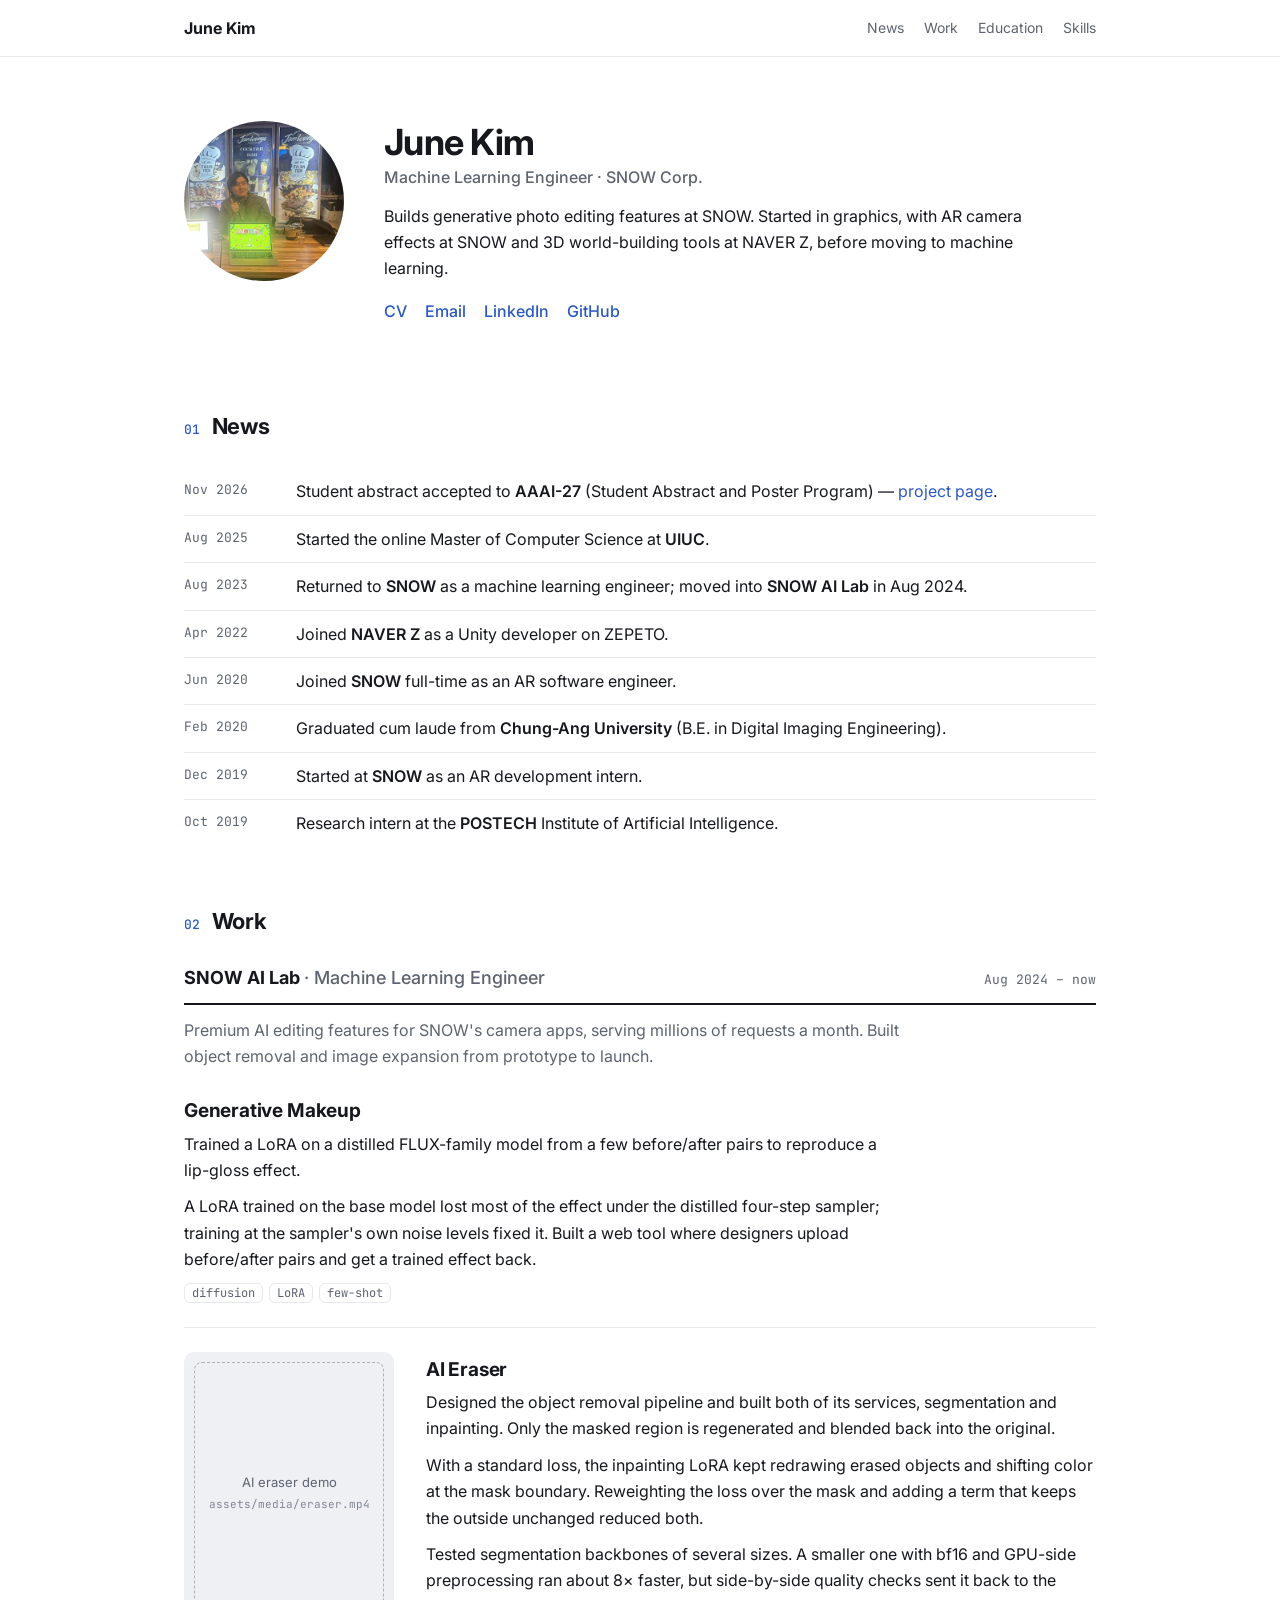
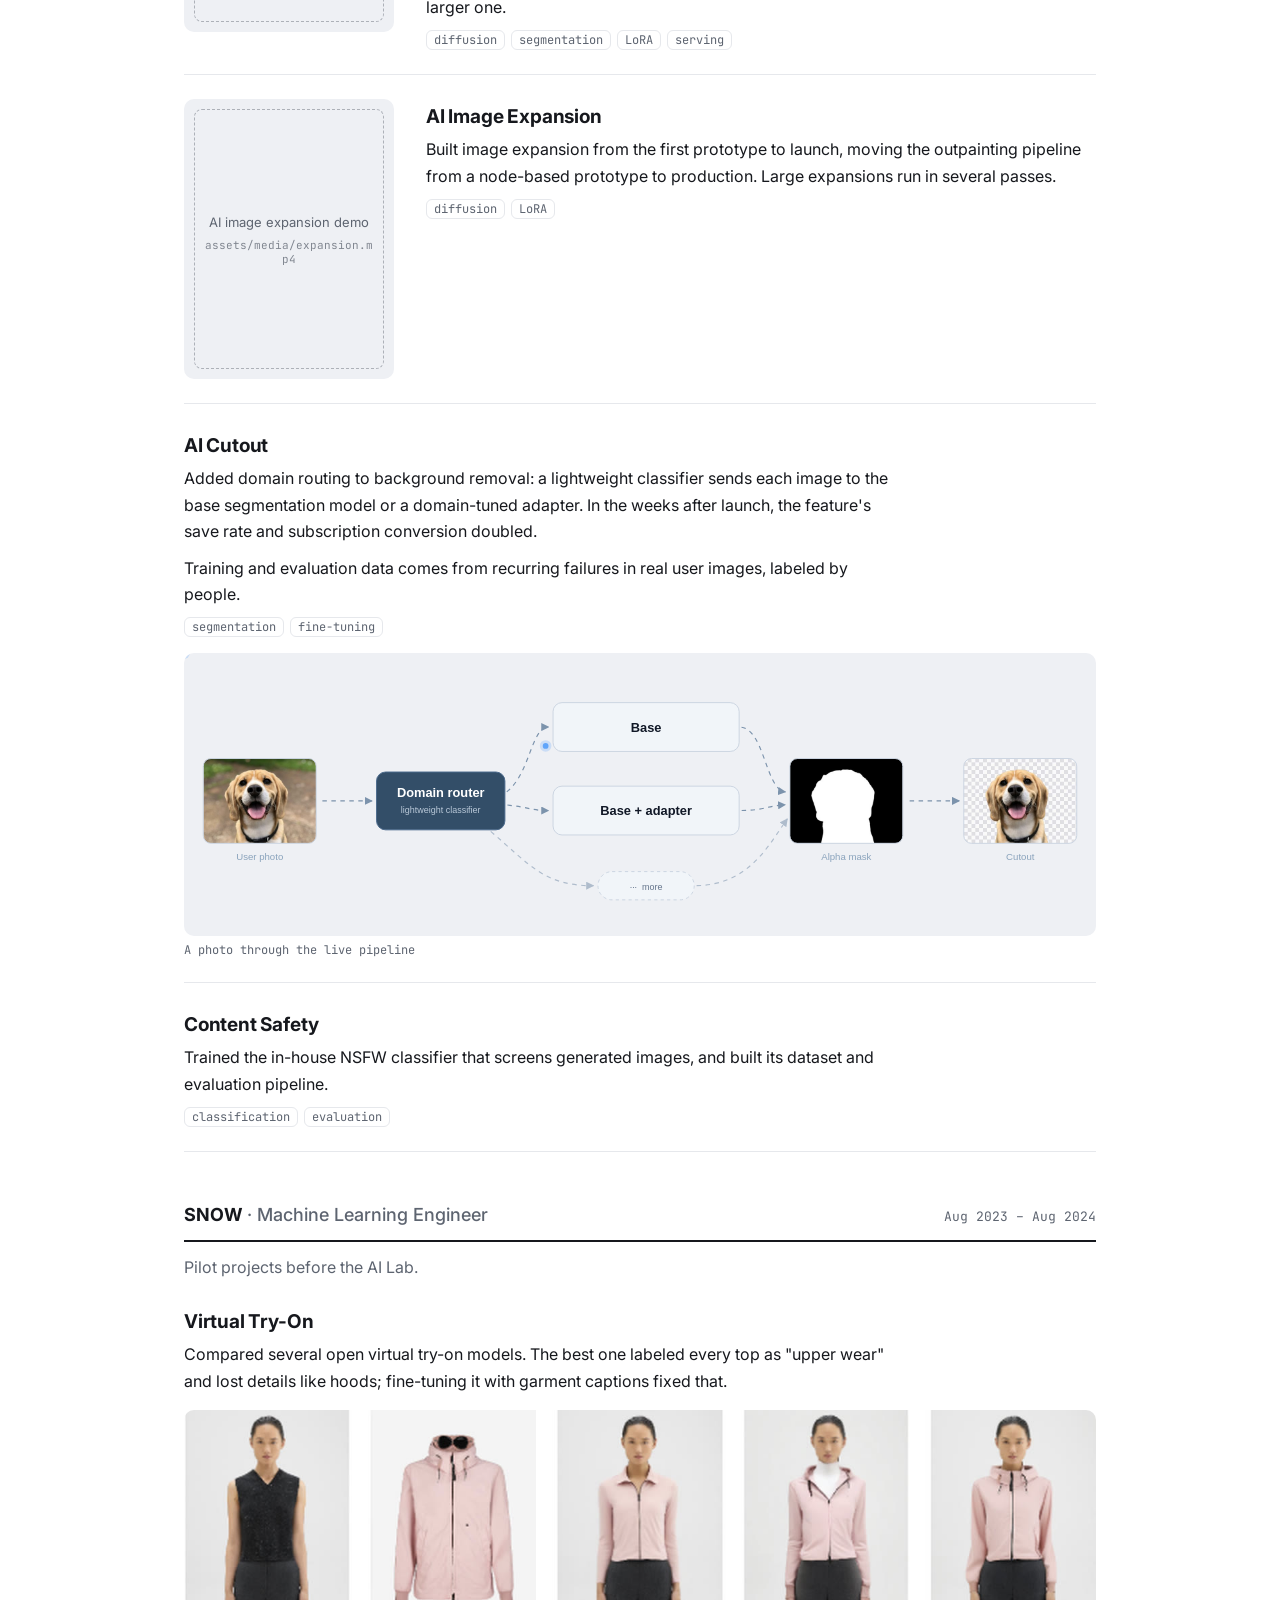
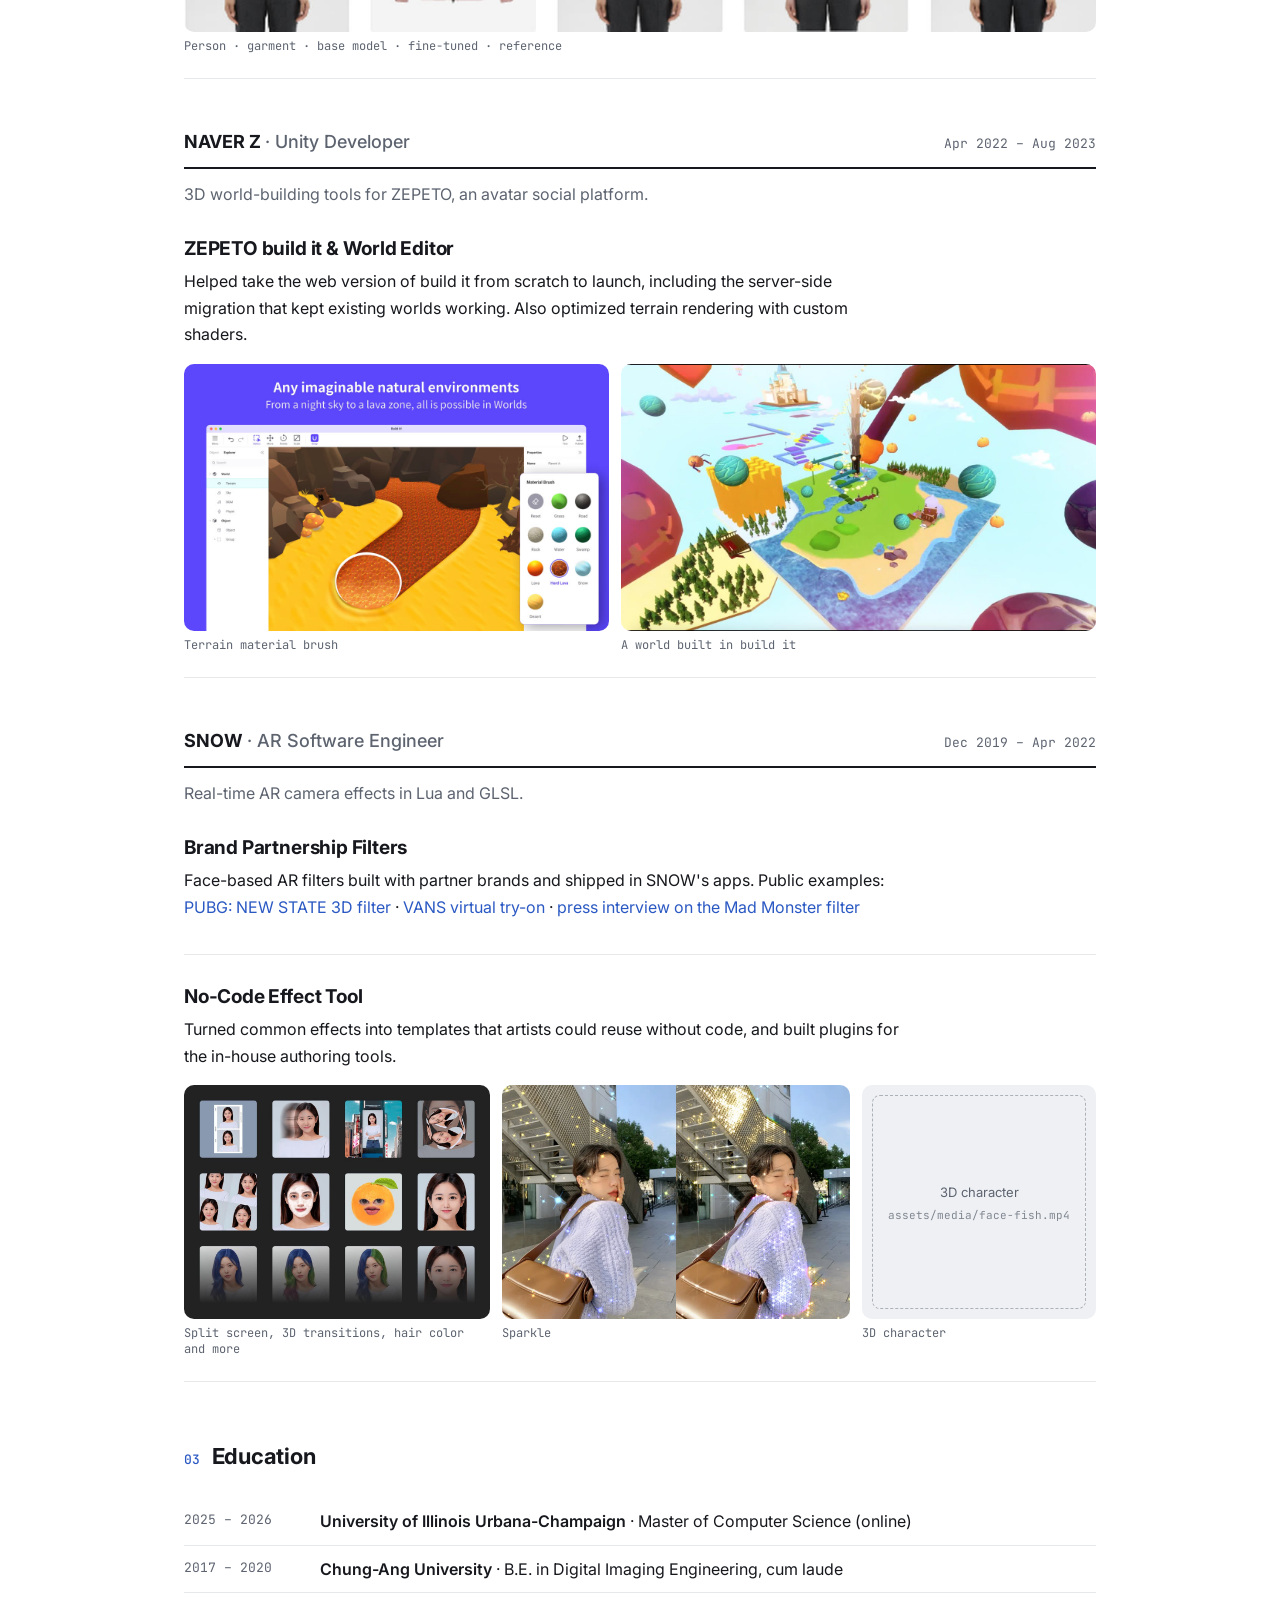
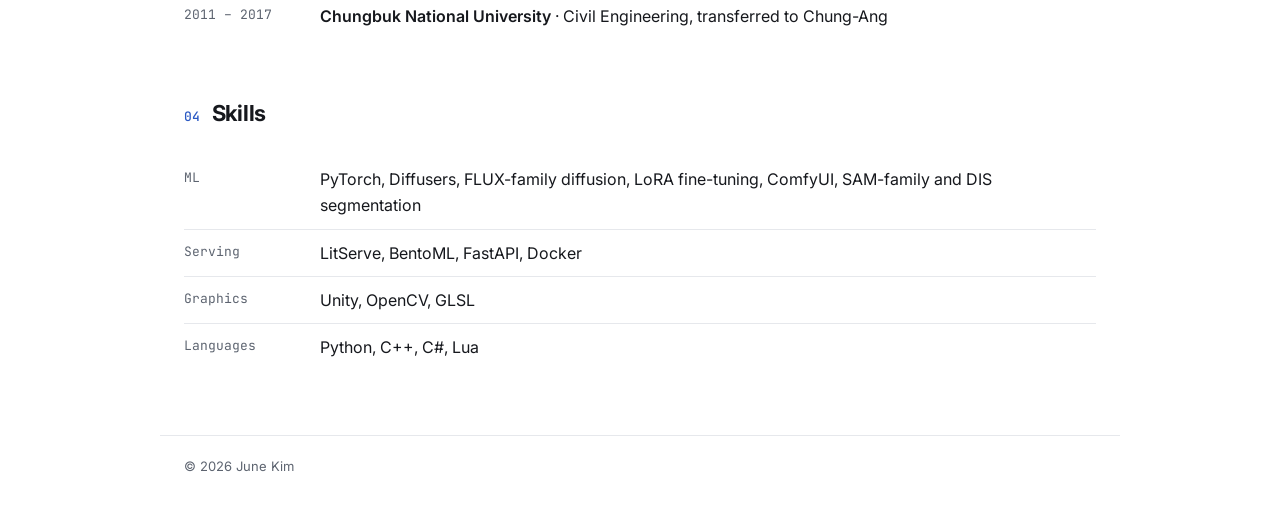
<file: index.html>
<!DOCTYPE html>
<html lang="en">
<head>
  <meta charset="utf-8">
  <meta name="viewport" content="width=device-width, initial-scale=1">
  <title>June Kim</title>
  <meta name="description" content="June Kim, machine learning engineer working on AI photo editing.">
  <link rel="icon" href="assets/img/avatar.jpg">
  <link rel="preconnect" href="https://fonts.googleapis.com">
  <link rel="preconnect" href="https://fonts.gstatic.com" crossorigin>
  <link href="https://fonts.googleapis.com/css2?family=Inter:wght@400;500;600;700&family=JetBrains+Mono:wght@400;500&display=swap" rel="stylesheet">
  <link rel="stylesheet" href="style.css">
</head>
<body>

<nav class="topnav">
  <div class="wrap">
    <a href="#top" class="topnav__name">June Kim</a>
    <div class="topnav__links">
      <a href="#news">News</a>
      <a href="#work">Work</a>
      <a href="#education">Education</a>
      <a href="#skills">Skills</a>
    </div>
  </div>
</nav>

<main class="wrap" id="top">

  <!-- ============ ABOUT ============ -->
  <header class="hero">
    <img class="hero__avatar" src="assets/img/avatar.jpg" alt="June Kim">
    <div>
      <h1>June Kim</h1>
      <p class="hero__role">Machine Learning Engineer · SNOW Corp.</p>
      <p>
        Builds generative photo editing features at SNOW. Started in graphics, with AR camera effects at SNOW and
        3D world-building tools at NAVER Z, before moving to machine learning.
      </p>
      <p class="hero__links">
        <a href="assets/June_Kim_CV.pdf" target="_blank" rel="noopener">CV</a>
        <a href="mailto:junekinns@gmail.com">Email</a>
        <a href="https://www.linkedin.com/in/june3" target="_blank" rel="noopener">LinkedIn</a>
        <a href="https://github.com/junekinns" target="_blank" rel="noopener">GitHub</a>
      </p>
    </div>
  </header>

  <!-- ============ NEWS ============
       Career, education and publication milestones only, newest first.
       One entry per move; no duplicate entries for the same transition. -->
  <section id="news">
    <h2><span class="num">01</span>News</h2>
    <ul class="news">
      <li><time>Nov 2026</time><span>Student abstract accepted to <b>AAAI-27</b> (Student Abstract and Poster Program) — <a href="distance-in-disguise/">project page</a>.</span></li>
      <li><time>Aug 2025</time><span>Started the online Master of Computer Science at <b>UIUC</b>.</span></li>
      <li><time>Aug 2023</time><span>Returned to <b>SNOW</b> as a machine learning engineer; moved into <b>SNOW AI Lab</b> in Aug 2024.</span></li>
      <li><time>Apr 2022</time><span>Joined <b>NAVER Z</b> as a Unity developer on ZEPETO.</span></li>
      <li><time>Jun 2020</time><span>Joined <b>SNOW</b> full-time as an AR software engineer.</span></li>
      <li><time>Feb 2020</time><span>Graduated cum laude from <b>Chung-Ang University</b> (B.E. in Digital Imaging Engineering).</span></li>
      <li><time>Dec 2019</time><span>Started at <b>SNOW</b> as an AR development intern.</span></li>
      <li><time>Oct 2019</time><span>Research intern at the <b>POSTECH</b> Institute of Artificial Intelligence.</span></li>
    </ul>
  </section>

  <!-- ============ WORK ============
       Grouped by role, newest first.
       Layout per project:
         .project--side  narrow media (portrait) sits to the left of the text
         default         media row below the text
       Media: <figure class="shot" style="--r: width/height as a decimal"> keeps the original aspect ratio.
       A row with several shots gets "gallery--fit": equal heights, filling the row.
       If a file is missing, a placeholder shows instead. -->
  <section id="work">
    <h2><span class="num">02</span>Work</h2>

    <!-- ===== SNOW AI Lab ===== -->
    <div class="era">
      <div class="era__head">
        <h3>SNOW AI Lab <span>· Machine Learning Engineer</span></h3>
        <time>Aug 2024 – now</time>
      </div>
      <p class="era__overview">Premium AI editing features for SNOW's camera apps, serving millions of requests a month. Built object removal and image expansion from prototype to launch.</p>
    </div>

    <!-- Generative Makeup: no media yet. Add a gallery row (before/after lips, tool screenshot) when available. -->
    <article class="project">
      <div class="project__body">
        <h4>Generative Makeup</h4>
        <p>
          Trained a LoRA on a distilled FLUX-family model from a few before/after pairs to reproduce a lip-gloss effect.
        </p>
        <p>
          A LoRA trained on the base model lost most of the effect under the distilled four-step sampler; training at the sampler's own noise levels fixed it. Built a web tool where designers upload before/after pairs and get a trained effect back.
        </p>
        <ul class="tags"><li>diffusion</li><li>LoRA</li><li>few-shot</li></ul>
      </div>
    </article>

    <article class="project project--side">
      <div class="project__body">
        <h4>AI Eraser</h4>
        <p>
          Designed the object removal pipeline and built both of its services, segmentation and inpainting. Only the masked region is regenerated and blended back into the original.
        </p>
        <p>
          With a standard loss, the inpainting LoRA kept redrawing erased objects and shifting color at the mask boundary. Reweighting the loss over the mask and adding a term that keeps the outside unchanged reduced both.
        </p>
        <p>
          Tested segmentation backbones of several sizes. A smaller one with bf16 and GPU-side preprocessing ran about 8&times; faster, but side-by-side quality checks sent it back to the larger one.
        </p>
        <ul class="tags"><li>diffusion</li><li>segmentation</li><li>LoRA</li><li>serving</li></ul>
      </div>
      <div class="gallery">
        <figure class="shot" style="--r: 0.7500"><div class="media" data-kind="video" data-src="assets/media/eraser.mp4" data-label="AI eraser demo"></div></figure>
      </div>
    </article>

    <article class="project project--side">
      <div class="project__body">
        <h4>AI Image Expansion</h4>
        <p>
          Built image expansion from the first prototype to launch, moving the outpainting pipeline from a node-based prototype to production. Large expansions run in several passes.
        </p>
        <ul class="tags"><li>diffusion</li><li>LoRA</li></ul>
      </div>
      <div class="gallery">
        <figure class="shot" style="--r: 0.7500"><div class="media" data-kind="video" data-src="assets/media/expansion.mp4" data-label="AI image expansion demo"></div></figure>
      </div>
    </article>

    <article class="project">
      <div class="project__body">
        <h4>AI Cutout</h4>
        <p>
          Added domain routing to background removal: a lightweight classifier sends each image to the base segmentation model or a domain-tuned adapter. In the weeks after launch, the feature's save rate and subscription conversion doubled.
        </p>
        <p>
          Training and evaluation data comes from recurring failures in real user images, labeled by people.
        </p>
        <ul class="tags"><li>segmentation</li><li>fine-tuning</li></ul>
      </div>
      <div class="gallery">
        <figure class="shot" style="--r: 3.2295">
          <div class="media" data-kind="image" data-src="assets/media/cutout-routing.svg" data-label="Domain routing"></div>
          <figcaption>A photo through the live pipeline</figcaption>
        </figure>
      </div>
    </article>

    <article class="project">
      <div class="project__body">
        <h4>Content Safety</h4>
        <p>
          Trained the in-house NSFW classifier that screens generated images, and built its dataset and evaluation pipeline.
        </p>
        <ul class="tags"><li>classification</li><li>evaluation</li></ul>
      </div>
    </article>

    <!-- ===== SNOW ML (2023–2024) ===== -->
    <div class="era">
      <div class="era__head">
        <h3>SNOW <span>· Machine Learning Engineer</span></h3>
        <time>Aug 2023 – Aug 2024</time>
      </div>
      <p class="era__overview">Pilot projects before the AI Lab.</p>
    </div>

    <article class="project">
      <div class="project__body">
        <h4>Virtual Try-On</h4>
        <p>
          Compared several open virtual try-on models. The best one labeled every top as "upper wear" and lost details like hoods; fine-tuning it with garment captions fixed that.
        </p>
      </div>
      <div class="gallery">
        <figure class="shot" style="--r: 4.1098">
          <div class="media" data-kind="image" data-src="assets/media/vton-caption.jpg" data-label="Try-on comparison"></div>
          <figcaption>Person · garment · base model · fine-tuned · reference</figcaption>
        </figure>
      </div>
    </article>

    <!-- ===== NAVER Z ===== -->
    <div class="era">
      <div class="era__head">
        <h3>NAVER Z <span>· Unity Developer</span></h3>
        <time>Apr 2022 – Aug 2023</time>
      </div>
      <p class="era__overview">3D world-building tools for ZEPETO, an avatar social platform.</p>
    </div>

    <article class="project">
      <div class="project__body">
        <h4>ZEPETO build it &amp; World Editor</h4>
        <p>
          Helped take the web version of build it from scratch to launch, including the server-side migration that kept existing worlds working. Also optimized terrain rendering with custom shaders.
        </p>
      </div>
      <div class="gallery gallery--fit">
        <figure class="shot" style="--r: 1.5896">
          <div class="media" data-kind="image" data-src="assets/media/zepeto-terrain.jpg" data-label="Terrain material brush"></div>
          <figcaption>Terrain material brush</figcaption>
        </figure>
        <figure class="shot" style="--r: 1.7778">
          <div class="media" data-kind="image" data-src="assets/media/zepeto-world.jpg" data-label="A world built in build it"></div>
          <figcaption>A world built in build it</figcaption>
        </figure>
      </div>
    </article>

    <!-- ===== SNOW AR ===== -->
    <div class="era">
      <div class="era__head">
        <h3>SNOW <span>· AR Software Engineer</span></h3>
        <time>Dec 2019 – Apr 2022</time>
      </div>
      <p class="era__overview">Real-time AR camera effects in Lua and GLSL.</p>
    </div>

    <article class="project">
      <div class="project__body">
        <h4>Brand Partnership Filters</h4>
        <p>
          Face-based AR filters built with partner brands and shipped in SNOW's apps. Public examples:
          <a href="https://youtu.be/4NdqvH-oWIs" target="_blank" rel="noopener">PUBG: NEW STATE 3D filter</a> ·
          <a href="https://youtube.com/shorts/MV7szw4_x6U" target="_blank" rel="noopener">VANS virtual try-on</a> ·
          <a href="https://www.jobplanet.co.kr/contents/news-1741" target="_blank" rel="noopener">press interview on the Mad Monster filter</a>
        </p>
      </div>
    </article>

    <article class="project">
      <div class="project__body">
        <h4>No-Code Effect Tool</h4>
        <p>
          Turned common effects into templates that artists could reuse without code, and built plugins for the in-house authoring tools.
        </p>
      </div>
      <div class="gallery gallery--fit">
        <figure class="shot" style="--r: 1.3095">
          <div class="media" data-kind="image" data-src="assets/media/ar-templates.jpg" data-label="Effect list"></div>
          <figcaption>Split screen, 3D transitions, hair color and more</figcaption>
        </figure>
        <figure class="shot" style="--r: 1.4888">
          <div class="media" data-kind="image" data-src="assets/media/sparkle.jpg" data-label="Sparkle"></div>
          <figcaption>Sparkle</figcaption>
        </figure>
        <figure class="shot" style="--r: 1.0000">
          <div class="media" data-kind="video" data-src="assets/media/face-fish.mp4" data-label="3D character"></div>
          <figcaption>3D character</figcaption>
        </figure>
      </div>
    </article>
  </section>

  <!-- ============ EDUCATION ============ -->
  <section id="education">
    <h2><span class="num">03</span>Education</h2>
    <ul class="entries">
      <li>
        <div class="entries__meta">2025 – 2026</div>
        <div><b>University of Illinois Urbana-Champaign</b> · Master of Computer Science (online)</div>
      </li>
      <li>
        <div class="entries__meta">2017 – 2020</div>
        <div><b>Chung-Ang University</b> · B.E. in Digital Imaging Engineering, cum laude</div>
      </li>
      <li>
        <div class="entries__meta">2011 – 2017</div>
        <div><b>Chungbuk National University</b> · Civil Engineering, transferred to Chung-Ang</div>
      </li>
    </ul>
  </section>

  <section id="skills">
    <h2><span class="num">04</span>Skills</h2>
    <ul class="entries">
      <li>
        <div class="entries__meta">ML</div>
        <div>PyTorch, Diffusers, FLUX-family diffusion, LoRA fine-tuning, ComfyUI, SAM-family and DIS segmentation</div>
      </li>
      <li>
        <div class="entries__meta">Serving</div>
        <div>LitServe, BentoML, FastAPI, Docker</div>
      </li>
      <li>
        <div class="entries__meta">Graphics</div>
        <div>Unity, OpenCV, GLSL</div>
      </li>
      <li>
        <div class="entries__meta">Languages</div>
        <div>Python, C++, C#, Lua</div>
      </li>
    </ul>
  </section>

</main>

<footer class="wrap footer">
  <span>© 2026 June Kim</span>
</footer>

<script src="main.js"></script>
<script data-goatcounter="https://junekinns.goatcounter.com/count" async src="//gc.zgo.at/count.js"></script>
</body>
</html>
</file>
<file: style.css>
:root {
  --bg: #ffffff;
  --fg: #16181d;
  --muted: #5d6470;
  --line: #e6e8ec;
  --accent: #2b59c3;
  --placeholder: #eef0f4;
  --radius: 12px;
  --font: "Inter", system-ui, -apple-system, "Apple SD Gothic Neo", sans-serif;
  --mono: "JetBrains Mono", ui-monospace, SFMono-Regular, Menlo, monospace;
}
@media (prefers-color-scheme: dark) {
  :root {
    --bg: #0f1115;
    --fg: #e8eaed;
    --muted: #9aa1ad;
    --line: #262a31;
    --accent: #7ea2ff;
    --placeholder: #1c2028;
  }
}

* { box-sizing: border-box; }
html { scroll-behavior: smooth; scroll-padding-top: 72px; }
body {
  margin: 0;
  background: var(--bg);
  color: var(--fg);
  font: 16px/1.65 var(--font);
  -webkit-font-smoothing: antialiased;
}
a { color: var(--accent); text-decoration: none; }
a:hover { text-decoration: underline; }
b { font-weight: 600; }
.wrap { max-width: 960px; margin: 0 auto; padding: 0 24px; }
.muted { color: var(--muted); }

/* ---------- top nav ---------- */
.topnav {
  position: sticky; top: 0; z-index: 10;
  background: color-mix(in srgb, var(--bg) 85%, transparent);
  backdrop-filter: blur(10px);
  border-bottom: 1px solid var(--line);
}
.topnav .wrap { display: flex; align-items: center; justify-content: space-between; height: 56px; }
.topnav__name { color: var(--fg); font-weight: 700; }
.topnav__links { display: flex; gap: 20px; }
.topnav__links a { color: var(--muted); font-size: 14px; }
.topnav__links a:hover { color: var(--fg); text-decoration: none; }

/* ---------- hero ---------- */
.hero {
  display: grid; grid-template-columns: 160px 1fr; gap: 40px; align-items: start;
  padding: 64px 0 24px;
}
.hero__avatar { width: 160px; height: 160px; border-radius: 50%; object-fit: cover; object-position: 50% 40%; }
.hero h1 { margin: 0; font-size: 36px; line-height: 1.2; letter-spacing: -0.02em; }
.hero__role { margin: 4px 0 16px; color: var(--muted); font-weight: 500; }
.hero p { margin: 0 0 12px; max-width: 680px; }
.hero__links { display: flex; gap: 18px; margin-top: 16px !important; font-weight: 500; }

/* ---------- sections ---------- */
section { padding: 48px 0 8px; }
h2 {
  display: flex; align-items: baseline; gap: 12px;
  margin: 0 0 24px; font-size: 22px; letter-spacing: -0.01em;
}
h2 .num { font: 500 13px var(--mono); color: var(--accent); }
.subhead { margin: 40px 0 8px; font-size: 16px; color: var(--muted); font-weight: 600; }

/* ---------- news ---------- */
.news { list-style: none; margin: 0; padding: 0; }
.news li {
  display: grid; grid-template-columns: 96px 1fr; gap: 16px;
  padding: 10px 0; border-bottom: 1px solid var(--line);
}
.news li:last-child { border-bottom: 0; }
.news time { font: 13px/1.9 var(--mono); color: var(--muted); }

/* ---------- work: role headers ---------- */
.era { margin: 48px 0 0; }
.era:first-of-type { margin-top: 0; }
.era__head {
  display: flex; justify-content: space-between; align-items: baseline; gap: 12px;
  padding-bottom: 10px; border-bottom: 2px solid var(--fg);
}
.era h3 { margin: 0; font-size: 18px; }
.era h3 span { color: var(--muted); font-weight: 500; }
.era time { font: 13px var(--mono); color: var(--muted); white-space: nowrap; }
.era__overview { margin: 12px 0 0; color: var(--muted); max-width: 720px; }

/* ---------- one project = text + a row of media ---------- */
.project { padding: 24px 0; border-bottom: 1px solid var(--line); }
.project h4 { margin: 2px 0 4px; font-size: 19px; letter-spacing: -0.01em; }
.project p { margin: 0 0 10px; max-width: 720px; }
.stat { font-weight: 600; color: var(--accent); }
.tags { list-style: none; margin: 4px 0 0; padding: 0; display: flex; flex-wrap: wrap; gap: 6px; }
.tags li {
  font: 12px var(--mono); color: var(--muted);
  border: 1px solid var(--line); border-radius: 6px; padding: 1px 7px;
}

/* Media keeps its original aspect ratio (--r = width / height, set on each figure).
   Single shot: fixed height, capped at the row width.
   .gallery--fit: several shots share one height and exactly fill the row. */
.project { --h: 300px; }
.gallery { display: flex; gap: 12px; margin-top: 16px; }
.gallery + .gallery { margin-top: 12px; }
.shot { margin: 0; flex: none; width: 100%; }
.shot figcaption { margin-top: 6px; font: 12px var(--mono); color: var(--muted); }
.media {
  position: relative; overflow: hidden; aspect-ratio: var(--r);
  width: min(calc(var(--h) * var(--r)), 100%);
  background: var(--placeholder); border-radius: 10px;
}
/* narrow media to the left of the text instead of below it */
.project--side { --h: 280px; display: grid; grid-template-columns: 210px minmax(0, 1fr); column-gap: 32px; align-items: start; }
.project--side .gallery { order: -1; }
.project--side .gallery { margin-top: 0; }
.project--side .shot { width: auto; }
/* every side frame is the same 210 x 280; media that isn't 3:4 fits inside instead of being cropped */
.project--side .media { width: 210px; height: 280px; aspect-ratio: auto; background: var(--mbg, var(--placeholder)); }
.project--side .media img, .project--side .media video { object-fit: contain; }
.project--side .gallery--fit .shot { flex: none; width: auto; }
.project--side .gallery--fit .media { width: calc(var(--h) * var(--r)); }
.gallery--fit .shot { flex: var(--r) 1 0; width: auto; min-width: 0; }
.gallery--fit .media { width: 100%; }
.media video, .media img { width: 100%; height: 100%; display: block; object-fit: cover; }
.media__placeholder {
  position: absolute; inset: 10px;
  border: 1.5px dashed color-mix(in srgb, var(--muted) 45%, transparent); border-radius: 8px;
  display: flex; flex-direction: column; align-items: center; justify-content: center; gap: 4px;
  color: var(--muted); font-size: 13px; text-align: center; padding: 10px;
}
.media__placeholder code { font: 11px var(--mono); opacity: .75; word-break: break-all; }


/* ---------- simple entries (education, certifications) ---------- */
.entries { list-style: none; margin: 0; padding: 0; }
.entries li {
  display: grid; grid-template-columns: 120px 1fr; gap: 16px;
  padding: 10px 0; border-bottom: 1px solid var(--line);
}
.entries li:last-child { border-bottom: 0; }
.entries__meta { font: 13px/1.9 var(--mono); color: var(--muted); }

/* ---------- footer ---------- */
.footer {
  margin-top: 56px; padding-top: 20px; padding-bottom: 40px;
  border-top: 1px solid var(--line); color: var(--muted); font-size: 13px;
}

/* ---------- mobile ---------- */
@media (max-width: 720px) {
  .wrap { padding: 0 16px; }
  .topnav__links { gap: 14px; }
  .hero { grid-template-columns: 1fr; gap: 20px; padding-top: 40px; }
  .hero__avatar { width: 112px; height: 112px; }
  .hero h1 { font-size: 30px; }
  .project { --h: 240px !important; }
  .project--side { display: flex; flex-direction: column; }
  .project--side .gallery { margin: 0 0 16px; }
  .project--side .gallery--fit .shot { flex: var(--r) 1 0; min-width: 0; }
  .project--side .gallery--fit .media { width: 100%; }

  .era__head { flex-direction: column; gap: 2px; }
  .news li, .entries li { grid-template-columns: 1fr; gap: 0; }
}
@media (max-width: 420px) {
  .topnav__name { display: none; }
}
</file>
